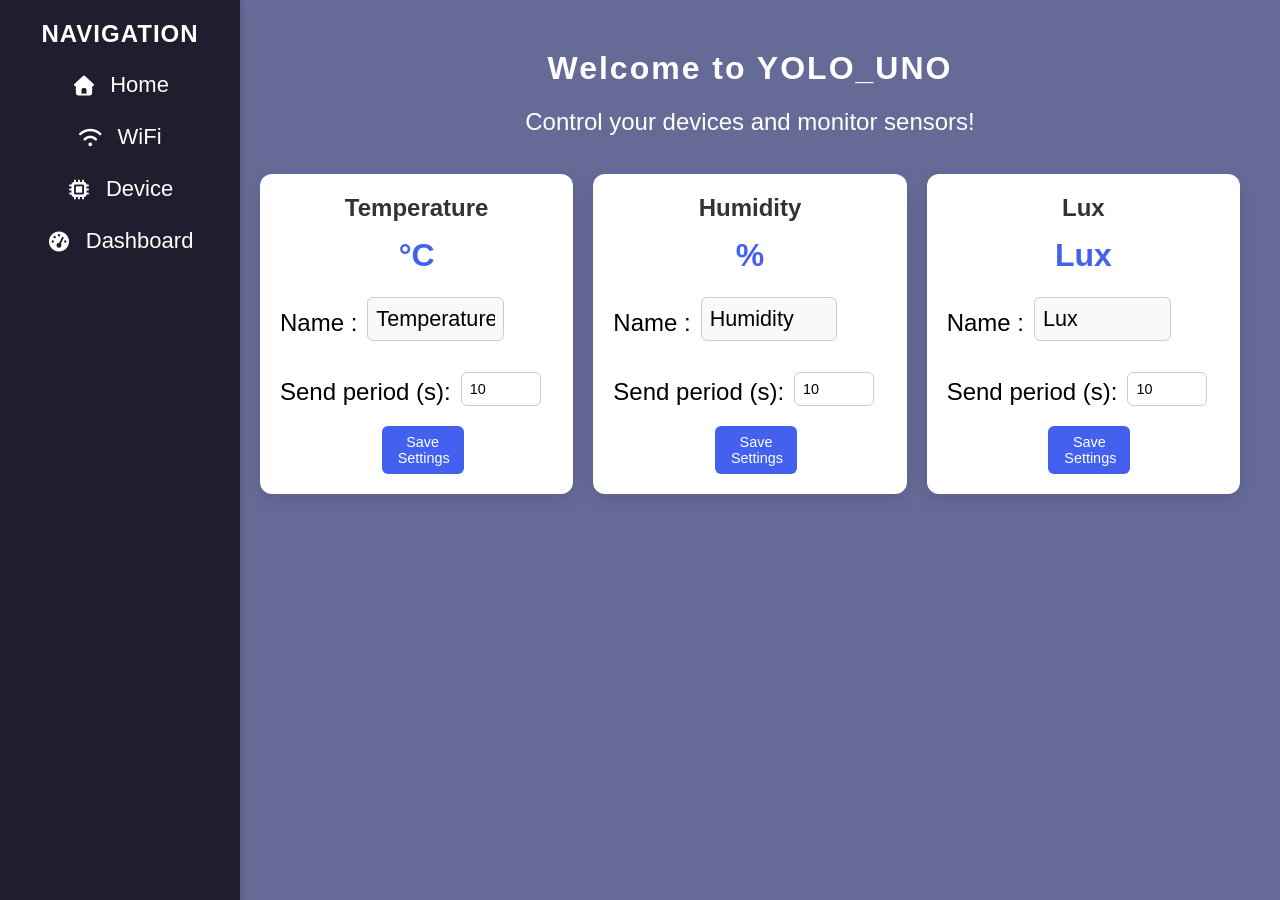
<file: data/index.html>
<!DOCTYPE html>
<html lang="en">
<head>
    <meta charset="UTF-8">
    <meta name="viewport" content="width=device-width, initial-scale=1.0">
    <title>YOLO_UNO</title>
    <link rel="stylesheet" href="css/styles.css">
    <link rel="stylesheet" href="css/all.min.css">

</head>
<body>
    <h1>Welcome to YOLO_UNO</h1>
    <p>Control your devices and monitor sensors!</p>

    <div class="sidebar">
        <h2>Navigation</h2>
        <ul>
            <li><a href="/"><i class="fas fa-home"></i> Home</a></li>
            <li><a href="/wifi"><i class="fas fa-wifi"></i> WiFi</a></li>
            <li><a href="/device"><i class="fas fa-microchip"></i> Device</a></li>
            <li><a href="/dashboard"><i class="fas fa-tachometer-alt"></i> Dashboard</a></li>
        </ul>
        </ul>
    </div>

    <div class="sensor-container">
        <div class="sensor-box">
            <h3>Temperature</h3>
            <div class="sensor-content">
                <div class="sensor-value">
                    <span id="sensorValue1"></span> °C
                </div>
                <div class="sensor-settings">
                        <div class="name-setting">
                            <label for="sensorName1">Name :</label>
                            <input type="text" id="sensorName1" value="Temperature">
                        </div>
                        <div class="period-setting">
                        <label for="sensorPeriod1">Send period (s):</label>
                        <input type="number" id="sensorPeriod1" min="1" value="10" >
                    </div>
                    <button onclick="updateSensorSettings(1)">Save Settings</button>
                </div>
            </div>
        </div>

        <div class="sensor-box">
            <h3>Humidity</h3>
            <div class="sensor-content">
                <div class="sensor-value">
                    <span id="sensorValue2"></span> % 
                </div>
                    <div class="sensor-settings">
                        <div class="name-setting">
                            <label for="sensorName2">Name :</label>
                            <input type="text" id="sensorName2" value="Humidity">
                        </div>
                        <div class="period-setting">
                            <label for="sensorPeriod2">Send period (s):</label>
                            <input type="number" id="sensorPeriod2" min="1" value="10" >
                    </div>
                    <button onclick="updateSensorSettings(2)">Save Settings</button>
                </div>
            </div>
        </div>
            <div class="sensor-box">
            <h3>Lux</h3>
            <div class="sensor-content">
                <div class="sensor-value">
                    <span id="sensorValue3"></span> Lux 
                </div>
                    <div class="sensor-settings">
                        <div class="name-setting">
                            <label for="sensorName3">Name :</label>
                            <input type="text" id="sensorName3" value="Lux">
                        </div>
                        <div class="period-setting">
                            <label for="sensorPeriod3">Send period (s):</label>
                            <input type="number" id="sensorPeriod3" min="1" value="10" >
                    </div>
                    <button onclick="updateSensorSettings(3)">Save Settings</button>
                </div>
            </div>
        </div>
    </div>


    <script src="js/script.js"></script>
</body>
</html>
</file>
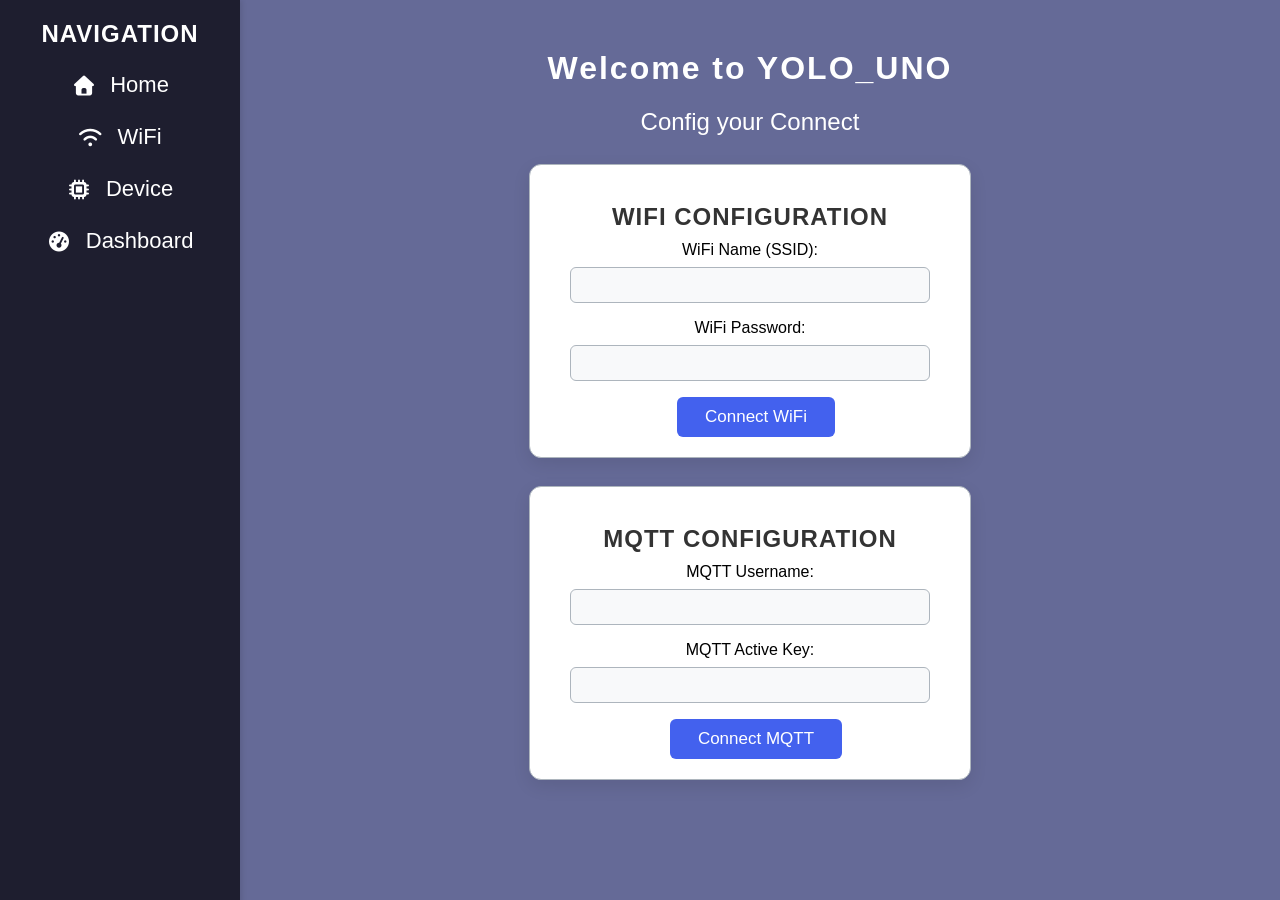
<file: data/wifi.html>
<!DOCTYPE html>
<html lang="en">
<head>
    <meta charset="UTF-8">
    <meta name="viewport" content="width=device-width, initial-scale=1.0">
    <title>YOLO_UNO</title>
    <link rel="stylesheet" href="css/styles.css">
    <link rel="stylesheet" href="css/all.min.css">
</head>
<body>
    <h1>Welcome to YOLO_UNO</h1>
    <p>Config your Connect</p>

<div class="sidebar">
    <h2>Navigation</h2>
    <ul>
            <li><a href="/"><i class="fas fa-home"></i> Home</a></li>
            <li><a href="/wifi"><i class="fas fa-wifi"></i> WiFi</a></li>
            <li><a href="/device"><i class="fas fa-microchip"></i> Device</a></li>
            <li><a href="/dashboard"><i class="fas fa-tachometer-alt"></i> Dashboard</a></li>
    </ul>
    </ul>
</div>
    
    <form id="wifi-config-form" class="box">
        <h2>WiFi Configuration</h2>
        <label for="ssid">WiFi Name (SSID):</label>
        <input type="text" id="ssid" name="ssid" required>
        <br>
        <label for="password">WiFi Password:</label>
        <input type="password" id="password" name="password" required>
        <br>
        <button type="submit" id="wifi-connect-btn">Connect WiFi</button>
    </form>

    <form id="mqtt-config-form" class="box">
        <h2>MQTT Configuration</h2>
        <label for="username">MQTT Username:</label>
        <input type="text" id="username" name="username" required>
        <br>
        <label for="key">MQTT Active Key:</label>
        <input type="password" id="key" name="key" required>
        <br>
        <button type="submit" id="mqtt-connect-btn">Connect MQTT</button>
    </form>
    <div id="result"></div>

    <script src="js/Wifi.js"></script>
</body>
</html>
</file>
<file: data/css/styles.css>
/* Định dạng chung */
body {
    font-family: 'Segoe UI', Arial, sans-serif;
    text-align: center;
    margin: 0;
    padding: 0;
    background-color: #656a97;
}

h1 {
    color: #ffffff;
    margin-top: 30px;
    letter-spacing: 2px;
}

.box {
    border: 1.5px solid #adb5bd;
    border-radius: 12px;
    background-color: #fff;
    padding: 28px 20px 20px 20px;
    margin: 28px auto;
    width: 380px;
    box-shadow: 0 6px 18px rgba(0, 0, 0, 0.09);
    transition: box-shadow 0.2s;
}

.box:hover {
    box-shadow: 0 10px 24px rgba(0, 0, 0, 0.14);
}

button {
    padding: 10px 28px;
    font-size: 17px;
    border: none;
    border-radius: 6px;
    background-color: #4361ee;
    color: #fff;
    cursor: pointer;
    margin: 0 0 0 12px;
    transition: background 0.2s, transform 0.1s;
}

button:hover {
    background-color: #3a0ca3;
    transform: translateY(-2px) scale(1.04);
}

p {
    font-size: 24px;
    color: #ffffff;
    margin: 18px 0;
}

span[id^="state"] {
    display: inline-block;
    min-width: 38px;
    font-weight: bold;
    color: #fff;
    background: #adb5bd;
    border-radius: 4px;
    padding: 3px 10px;
    margin-left: 10px;
    transition: background 0.2s;
}

span.state-on {
    background: #06d6a0 !important;
}

span.state-off {
    background: #e63946 !important;
}

@media (max-width: 400px) {
    .box {
        width: 95vw;
        padding: 14px 2vw;
    }
    h1 {
        font-size: 1.3em;
    }
    p {
        font-size: 1em;
    }
}

input[type="text"], input[type="password"] {
    width: 90%;
    padding: 8px 12px;
    margin: 8px 0 16px 0;
    border: 1px solid #adb5bd;
    border-radius: 6px;
    font-size: 16px;
    box-sizing: border-box;
    background: #f8f9fa;
    transition: border-color 0.2s, box-shadow 0.2s;
}

input[type="text"]:focus, input[type="password"]:focus {
    border-color: #4361ee;
    box-shadow: 0 0 4px #4361ee33;
    outline: none;
}

#result {
    margin-top: 12px;
    min-height: 24px;
}

.box div {
    font-size: 21px; /* Increased font size */
    margin-bottom: 10px; /* Space between items */
    display: flex;
    align-items: center;
    justify-content: space-between;
    text-align: left; /* Ensure text is left-aligned */
    margin: 18px 0;

}

h2 {
    color: #333; /* Dark gray text color */
    font-size: 24px; /* Font size */
    margin-top: 10px; /* Space above the heading */
    margin-bottom: 10px; /* Space below the heading */
    letter-spacing: 1px; /* Spacing between letters */
    text-transform: uppercase; /* Uppercase text */
}

input[type="checkbox"] {
    width: 20px;
    height: 20px;
    margin-left: 10px;
    cursor: pointer;
    accent-color: #007bff; /* Change the color of the checkbox */
}

/* Style for the submit button */
input[type="submit"] {
    padding: 10px 20px;
    background-color: #007bff;
    color: #fff;
    border: none;
    border-radius: 3px;
    cursor: pointer;
    transition: background-color 0.3s ease;
}

input[type="submit"]:hover {
    background-color: #0056b3;
}

input[type="email"],
input[type="number"] {
    padding: 8px;
    border: 1px solid #ccc;
    border-radius: 4px;
    width: calc(60% - 10px); /* Adjust width to fit within the box */
    box-sizing: border-box; /* Include padding and border in element's total width */
    margin-top: 5px;
    margin-bottom: 10px;
    font-size: 16px;
    transition: border-color 0.3s ease;
}

input[type="email"]:focus,
input[type="number"]:focus {
    border-color: #007bff; /* Change border color on focus */
    outline: none; /* Remove default outline */
}

  .sidebar {
      position: fixed;
      left: 0;
      top: 0;
      width: 200px;
      height: 100%;
      background-color: #1e1e2f;
      padding: 20px;
      box-shadow: 2px 0 5px rgba(0,0,0,0.1);
  }

  .sidebar h2 {
      margin-top: 0;
            color: #fff

  }

  .sidebar ul {
      list-style-type: none;
      padding: 0;
  }

  .sidebar ul li {
      margin: 10px 0;
        font-size: 22px;
        padding: 8px 0;
  }

  .sidebar ul li a {
      text-decoration: none;
      /* color: #333; */
      color: #fff
  }

  .sidebar ul li a:hover {
      color: #007BFF;
  }

  /* Adjust the main content to not overlap with the sidebar */
  body {
      margin-left: 220px; /* Adjust this value based on sidebar width */
    padding: 20px;
    
  }
  
  .sidebar ul li a i {
    margin-right: 8px; /* Space between icon and text */
    font-size: 20px; /* Adjust icon size */
    vertical-align: middle; /* Align icon with text */
}

.navigation-buttons {
    margin: 20px;
    display: flex;
    gap: 10px;
}

.navigation-buttons button {
    padding: 10px 20px;
    font-size: 16px;
    cursor: pointer;
    border: none;
    border-radius: 5px;
    background-color: #007BFF;
    color: white;
    transition: background-color 0.3s;
}

.navigation-buttons button:hover {
    background-color: #0056b3;
}

.chart-row {
    display: flex;
    flex-direction: row;
    gap: 20px;
    justify-content: center;
    align-items: flex-start;
}
.box {
    min-width: 400px;
    max-width: 600px;
    flex: 1;
}

/* Add these styles at the end of the file */
.sensor-container {
    display: grid;
    grid-template-columns: repeat(auto-fit, minmax(300px, 0.5fr));
    gap: 20px;
    padding: 20px;
}

.sensor-box {
    background-color: #fff;
    border-radius: 12px;
    padding: 20px;
    box-shadow: 0 6px 18px rgba(0, 0, 0, 0.09);
    transition: box-shadow 0.2s;
}

.sensor-box:hover {
    box-shadow: 0 10px 24px rgba(0, 0, 0, 0.14);
}

.sensor-box h3 {
    margin: 0 0 15px 0;
    color: #333;
    font-size: 1.5em;
}

.sensor-content {
    display: flex;
    flex-direction: column;
    gap: 15px;
}

.sensor-value {
    font-size: 2em;
    font-weight: bold;
    color: #4361ee;
}

.sensor-settings {
    display: flex;
    flex-direction: column;
    gap: 10px;
}

.name-setting,
.period-setting {
    display: flex;
    align-items: center;
    gap: 10px;
}

.name-setting,
.period-setting label {
    font-size: 1.5em;
    color: #000000;
}

.sensor-settings input[type="text"],
.sensor-settings input[type="number"] {
    padding: 8px;
    border: 1px solid #ccc;
    border-radius: 6px;
    font-size: 0.9em;
    width: 50%;
}

.sensor-settings input[type="number"] {
    width: 80px;
}

.sensor-settings button {
    background-color: #4361ee;
    color: white;
    padding: 8px 16px;
    border: none;
    border-radius: 6px;
    cursor: pointer;
    font-size: 0.9em;
    transition: background-color 0.2s;
    width: 30%;
    align-self: center;
}

.sensor-settings button:hover {
    background-color: #3a0ca3;
}
</file>
